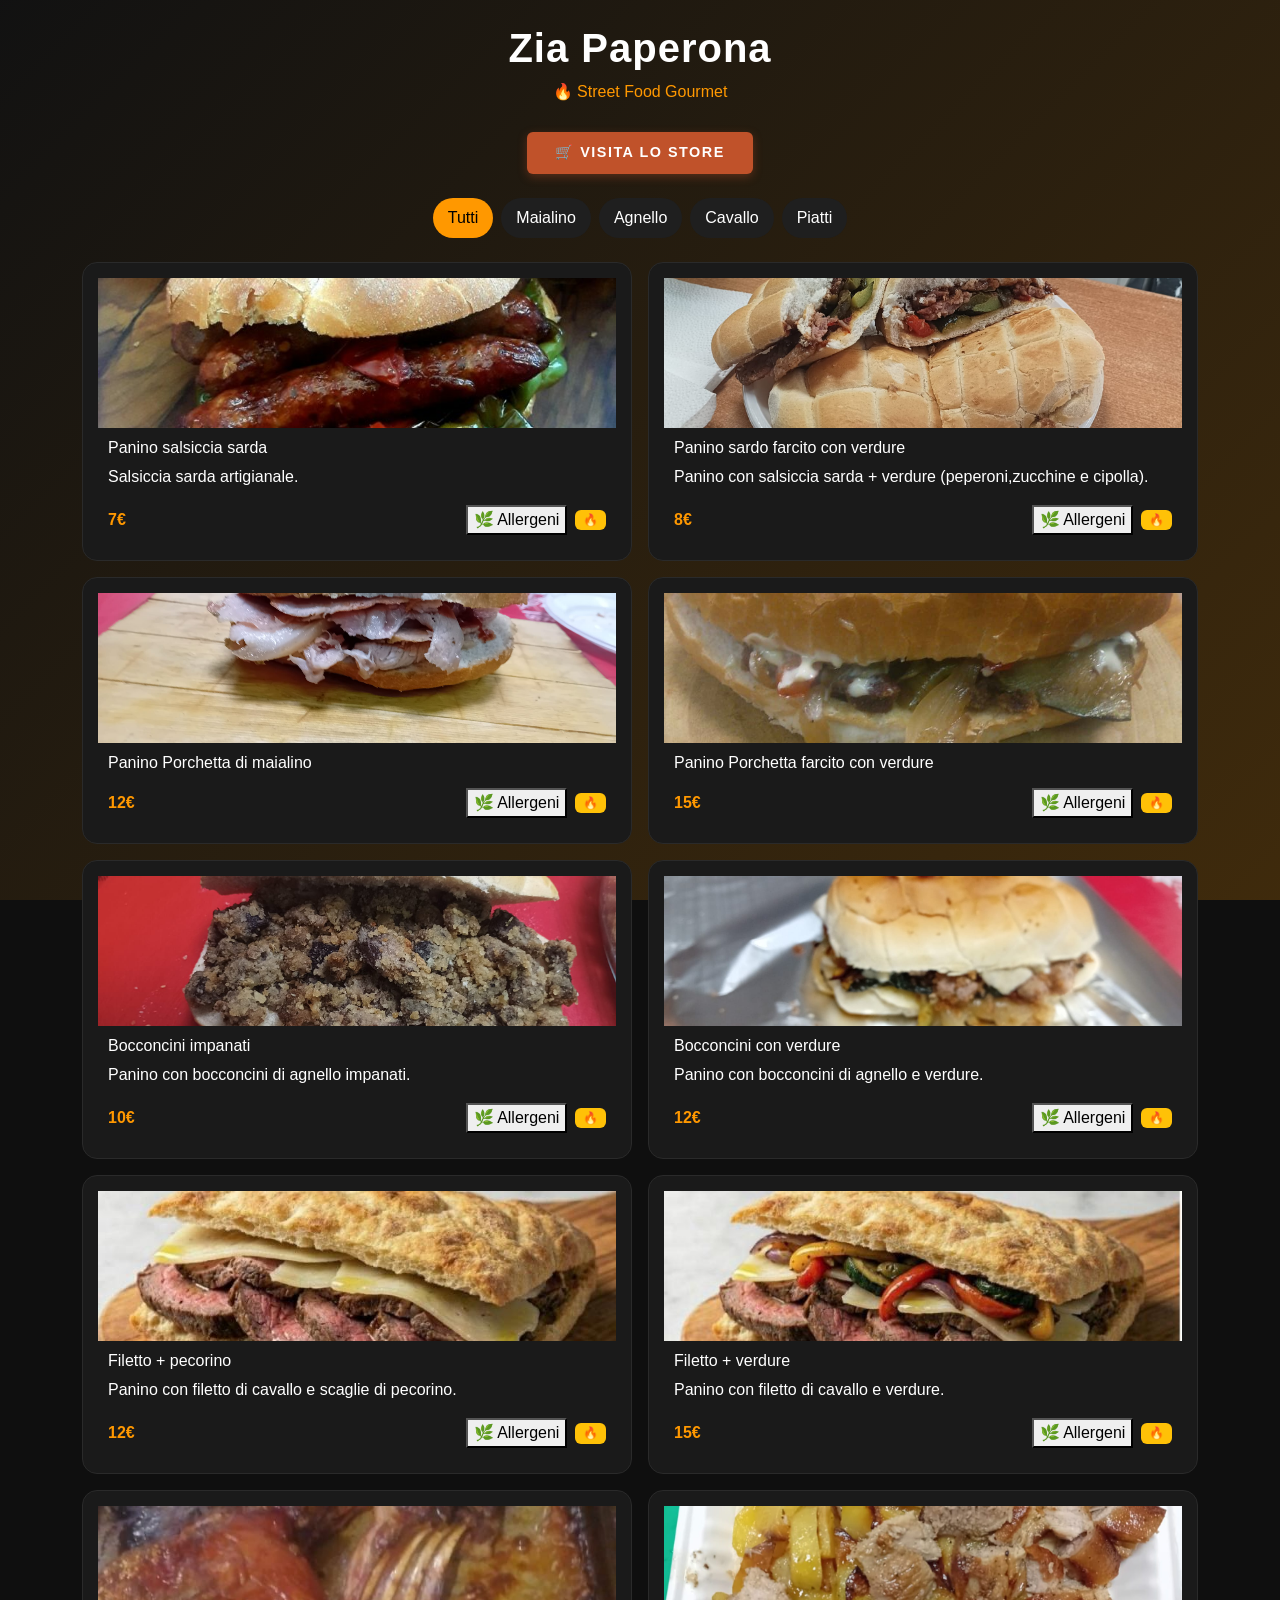
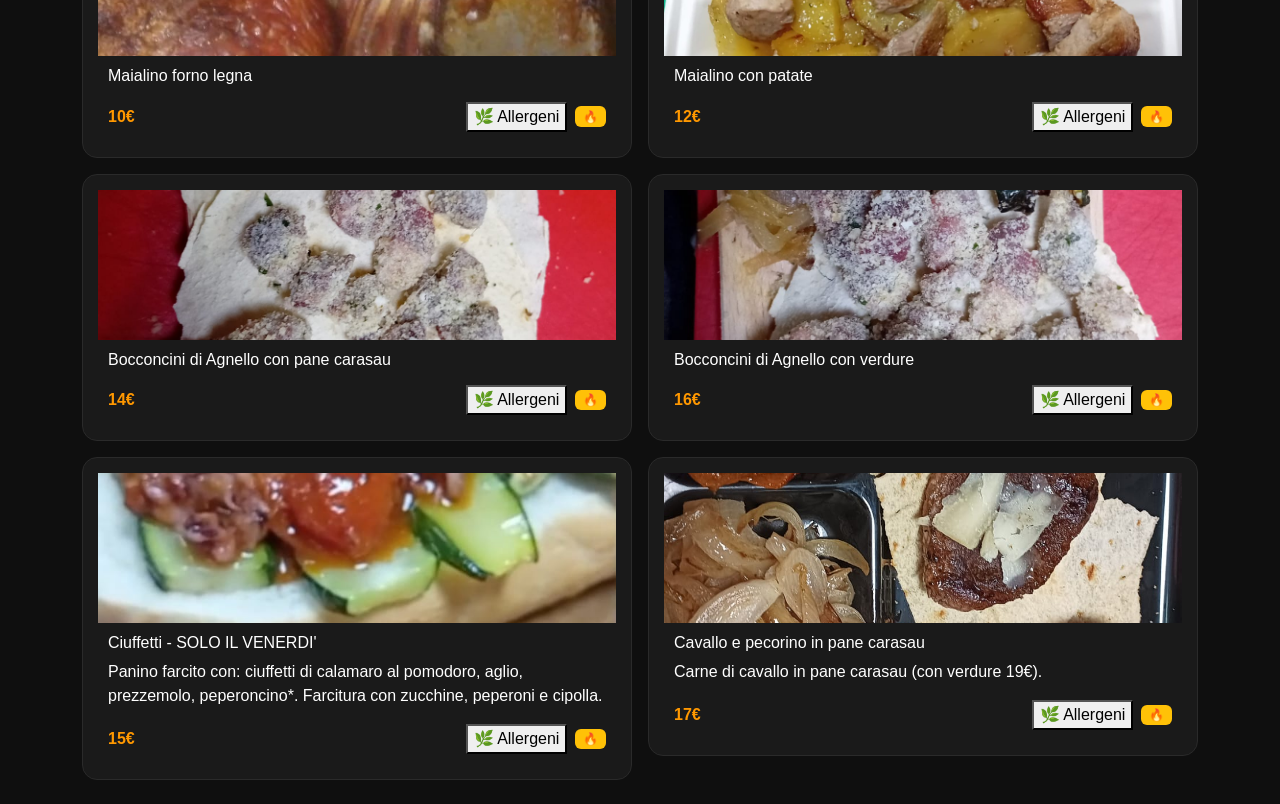
<file: index.html>
<!DOCTYPE html>
<html lang="it">
<head>
<meta charset="UTF-8">
<meta name="viewport" content="width=device-width, initial-scale=1.0">
<title>Zia Paperona Menu</title>
<link href="https://cdn.jsdelivr.net/npm/bootstrap@5.3.3/dist/css/bootstrap.min.css" rel="stylesheet">
<link rel="stylesheet" href="./style.css">
</head>
<body>
<div class="bg"></div>
<div class="container py-4">
  <div class="text-center mb-4">
    <h1 class="title">Zia Paperona</h1>
    <p class="subtitle">🔥 Street Food Gourmet</p>
    <a href="./prodotti.html" class="btn-store">🛒 Visita lo Store</a>
  </div>
  <div id="filters" class="d-flex flex-wrap justify-content-center gap-2 mb-4"></div>
  <div id="menu" class="row g-3"></div>
</div>
<script src="./script.js"></script>
</body>
</html>
</file>
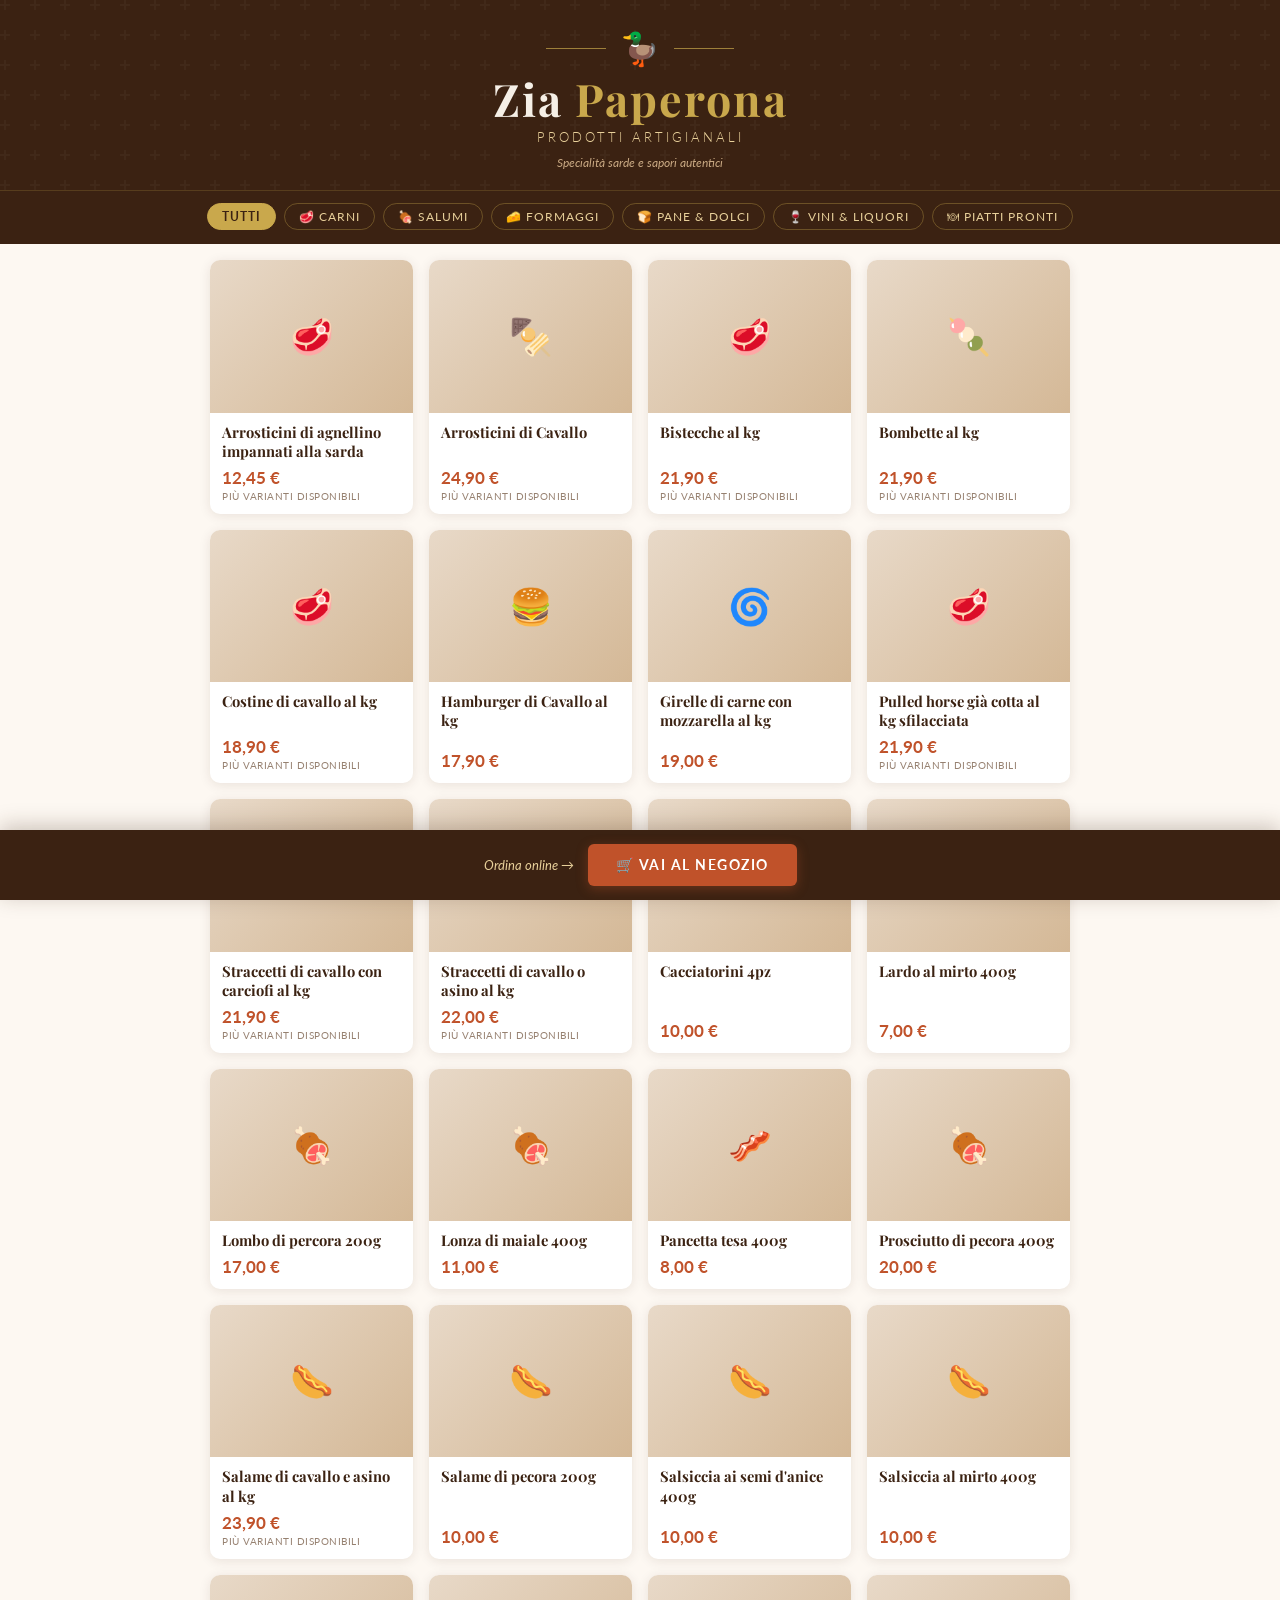
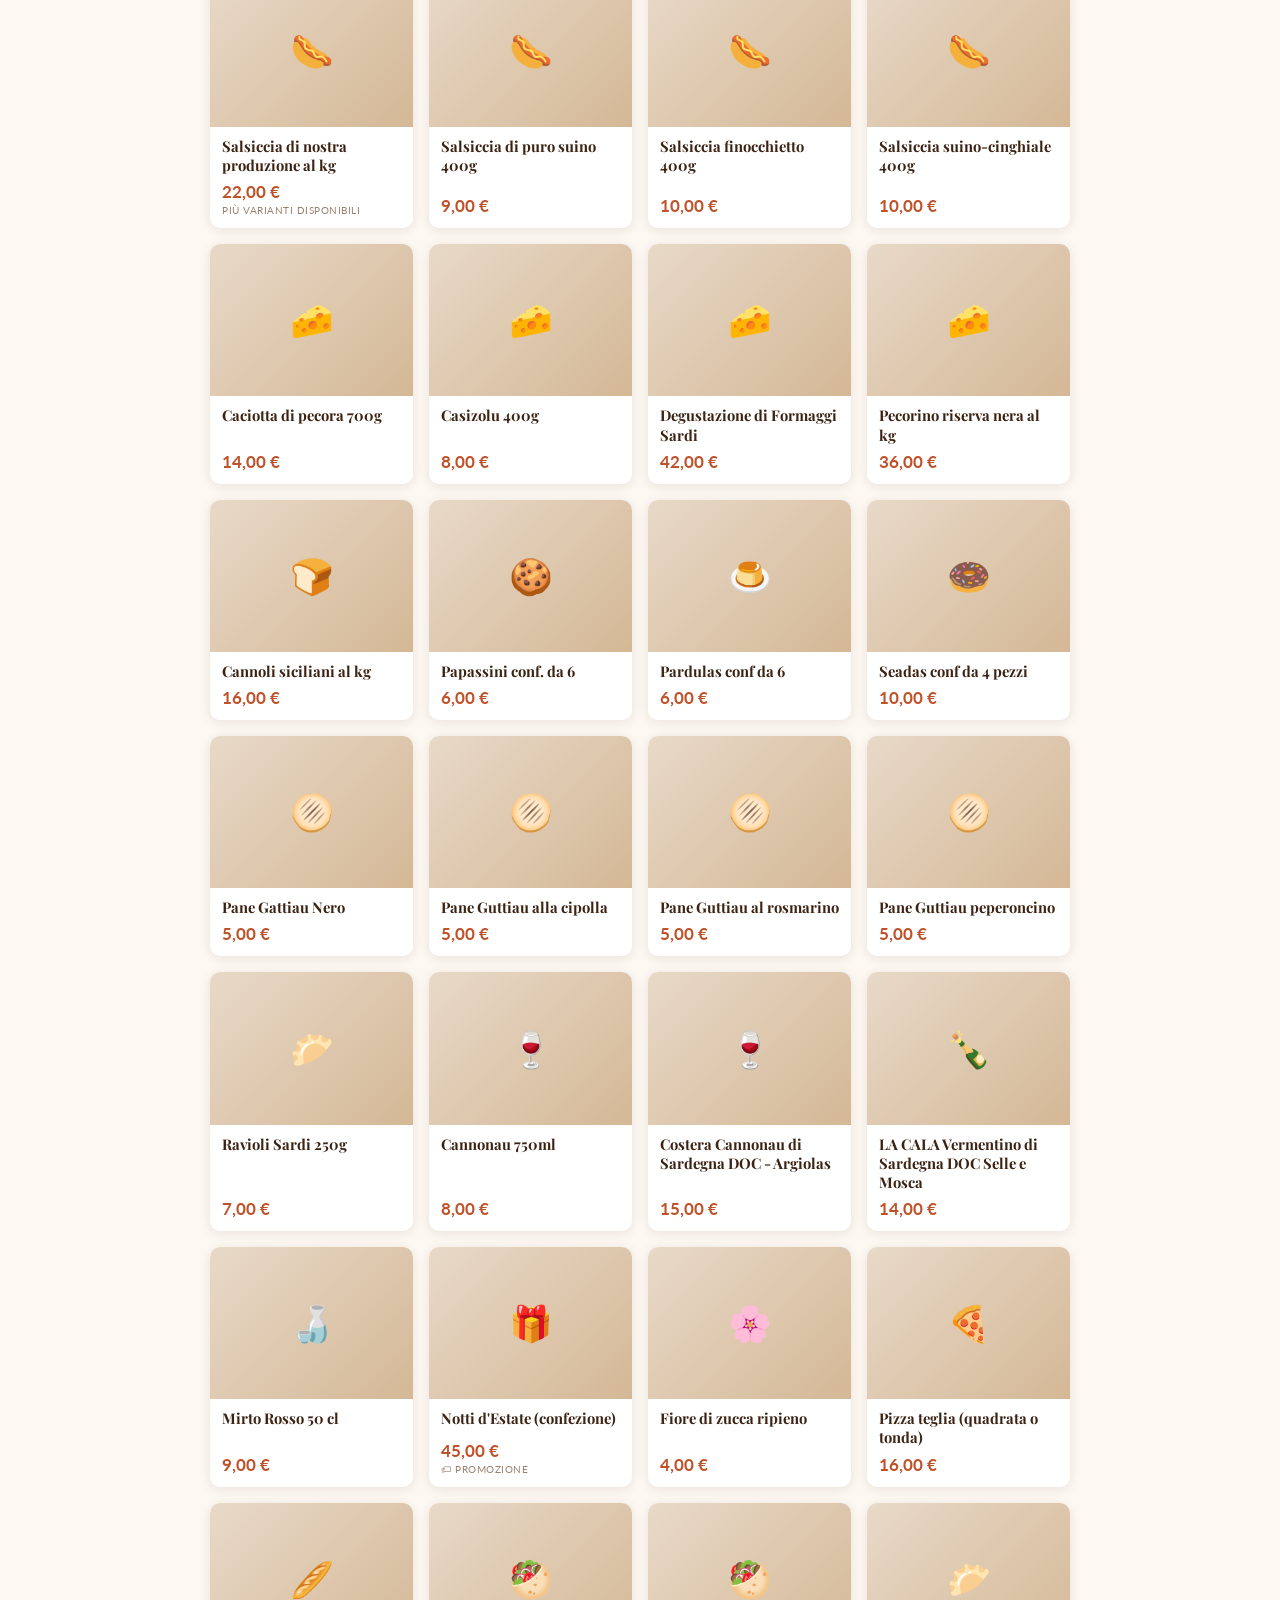
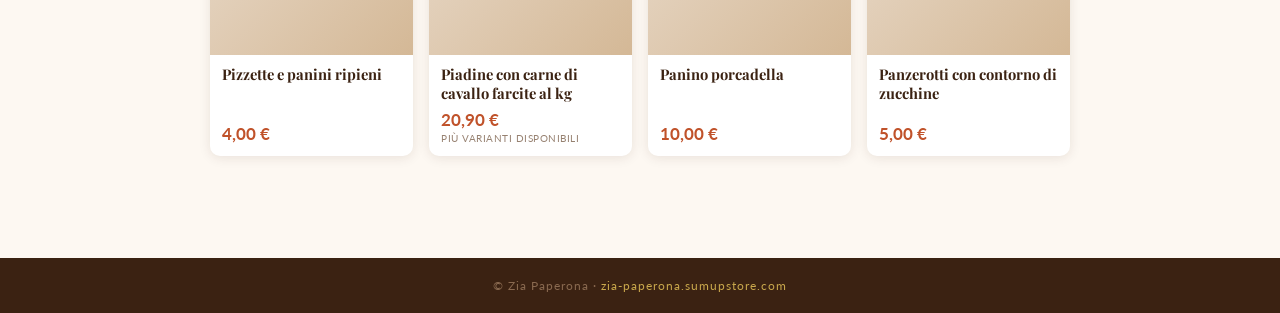
<file: prodotti.html>
<!DOCTYPE html>
<html lang="it">
<head>
<meta charset="UTF-8">
<meta name="viewport" content="width=device-width, initial-scale=1.0">
<title>Prodotti | Zia Paperona</title>
<link href="https://fonts.googleapis.com/css2?family=Playfair+Display:ital,wght@0,700;0,900;1,700&family=Lato:wght@300;400;700&display=swap" rel="stylesheet">
<style>
  :root {
    --cream: #f5efe6;
    --warm-bg: #fdf8f2;
    --brown-dark: #3b2212;
    --brown-mid: #7a4a2a;
    --brown-light: #c8956a;
    --terracotta: #c0522a;
    --gold: #c9a84c;
    --gold-light: #e8d09a;
    --text: #2e1a0e;
    --text-soft: #6b4c35;
  }

  * { margin: 0; padding: 0; box-sizing: border-box; }

  body {
    background-color: var(--warm-bg);
    font-family: 'Lato', sans-serif;
    color: var(--text);
    min-height: 100vh;
  }

  /* ── HEADER ── */
  header {
    background: var(--brown-dark);
    padding: 28px 20px 20px;
    text-align: center;
    position: relative;
    overflow: hidden;
  }
  header::before {
    content: '';
    position: absolute;
    inset: 0;
    background: url("data:image/svg+xml,%3Csvg width='60' height='60' viewBox='0 0 60 60' xmlns='http://www.w3.org/2000/svg'%3E%3Cg fill='none' fill-rule='evenodd'%3E%3Cg fill='%23ffffff' fill-opacity='0.03'%3E%3Cpath d='M36 34v-4h-2v4h-4v2h4v4h2v-4h4v-2h-4zm0-30V0h-2v4h-4v2h4v4h2V6h4V4h-4zM6 34v-4H4v4H0v2h4v4h2v-4h4v-2H6zM6 4V0H4v4H0v2h4v4h2V6h4V4H6z'/%3E%3C/g%3E%3C/g%3E%3C/svg%3E");
  }
  .header-inner {
    position: relative;
    z-index: 1;
  }
  .logo-line {
    display: flex;
    align-items: center;
    justify-content: center;
    gap: 14px;
    margin-bottom: 6px;
  }
  .logo-line .divider {
    width: 60px;
    height: 1px;
    background: var(--gold);
    opacity: 0.7;
  }
  .logo-emoji {
    font-size: 2rem;
  }
  header h1 {
    font-family: 'Playfair Display', serif;
    font-size: clamp(1.8rem, 5vw, 2.8rem);
    color: var(--cream);
    letter-spacing: 2px;
    line-height: 1.1;
  }
  header h1 span {
    color: var(--gold);
  }
  .header-sub {
    color: var(--gold-light);
    font-size: 0.82rem;
    letter-spacing: 3px;
    text-transform: uppercase;
    margin-top: 6px;
    font-weight: 300;
  }
  .header-tagline {
    color: #c8a882;
    font-size: 0.78rem;
    margin-top: 10px;
    font-style: italic;
  }

  /* ── FILTRI ── */
  .filters {
    background: var(--brown-dark);
    border-top: 1px solid rgba(201,168,76,0.2);
    padding: 12px 16px 14px;
    display: flex;
    gap: 8px;
    overflow-x: auto;
    scrollbar-width: none;
    justify-content: center;
    flex-wrap: wrap;
  }
  .filters::-webkit-scrollbar { display: none; }
  .filter-btn {
    background: transparent;
    border: 1px solid rgba(201,168,76,0.35);
    color: var(--gold-light);
    padding: 5px 14px;
    border-radius: 20px;
    font-family: 'Lato', sans-serif;
    font-size: 0.75rem;
    letter-spacing: 1px;
    text-transform: uppercase;
    cursor: pointer;
    white-space: nowrap;
    transition: all 0.2s;
  }
  .filter-btn:hover, .filter-btn.active {
    background: var(--gold);
    color: var(--brown-dark);
    border-color: var(--gold);
    font-weight: 700;
  }

  /* ── GRIGLIA ── */
  .section-title {
    font-family: 'Playfair Display', serif;
    font-size: 1rem;
    color: var(--brown-mid);
    letter-spacing: 3px;
    text-transform: uppercase;
    text-align: center;
    padding: 28px 16px 4px;
    display: flex;
    align-items: center;
    gap: 12px;
    justify-content: center;
  }
  .section-title::before, .section-title::after {
    content: '';
    width: 40px;
    height: 1px;
    background: var(--brown-light);
    opacity: 0.5;
  }

  .grid {
    display: grid;
    grid-template-columns: repeat(2, 1fr);
    gap: 12px;
    padding: 12px 12px 24px;
    max-width: 900px;
    margin: 0 auto;
  }

  .card {
    background: #fff;
    border-radius: 10px;
    overflow: hidden;
    box-shadow: 0 2px 12px rgba(59,34,18,0.10);
    display: flex;
    flex-direction: column;
    transition: transform 0.2s, box-shadow 0.2s;
    animation: fadeUp 0.5s ease both;
  }
  .card:hover {
    transform: translateY(-3px);
    box-shadow: 0 6px 24px rgba(59,34,18,0.16);
  }
  @keyframes fadeUp {
    from { opacity: 0; transform: translateY(14px); }
    to   { opacity: 1; transform: translateY(0); }
  }

  .card-img {
    width: 100%;
    aspect-ratio: 4/3;
    object-fit: cover;
    background: var(--cream);
  }
  .card-img-placeholder {
    width: 100%;
    aspect-ratio: 4/3;
    background: linear-gradient(135deg, #e8d9c8 0%, #d4b896 100%);
    display: flex;
    align-items: center;
    justify-content: center;
    font-size: 2.2rem;
  }

  .card-body {
    padding: 10px 12px 12px;
    flex: 1;
    display: flex;
    flex-direction: column;
  }
  .card-name {
    font-family: 'Playfair Display', serif;
    font-size: 0.92rem;
    color: var(--brown-dark);
    line-height: 1.3;
    font-weight: 700;
    flex: 1;
  }
  .card-price {
    font-size: 1.05rem;
    font-weight: 700;
    color: var(--terracotta);
    margin-top: 6px;
  }
  .card-badge {
    font-size: 0.65rem;
    color: var(--text-soft);
    letter-spacing: 0.5px;
    text-transform: uppercase;
    margin-top: 2px;
    opacity: 0.7;
  }

  /* ── CTA ORDINA ── */
  .cta-bar {
    position: sticky;
    bottom: 0;
    background: var(--brown-dark);
    padding: 14px 20px;
    display: flex;
    align-items: center;
    justify-content: center;
    gap: 14px;
    box-shadow: 0 -4px 20px rgba(59,34,18,0.25);
    z-index: 100;
  }
  .cta-bar p {
    color: var(--gold-light);
    font-size: 0.82rem;
    font-style: italic;
  }
  .btn-ordina {
    display: inline-block;
    background: var(--terracotta);
    color: #fff;
    text-decoration: none;
    font-family: 'Lato', sans-serif;
    font-weight: 700;
    font-size: 0.9rem;
    letter-spacing: 1.5px;
    text-transform: uppercase;
    padding: 12px 28px;
    border-radius: 6px;
    transition: background 0.2s, transform 0.15s;
    white-space: nowrap;
    box-shadow: 0 3px 12px rgba(192,82,42,0.35);
  }
  .btn-ordina:hover {
    background: #a83d1c;
    transform: scale(1.03);
  }

  /* ── FOOTER ── */
  footer {
    background: var(--brown-dark);
    padding: 20px 16px;
    text-align: center;
    color: #8a6a50;
    font-size: 0.75rem;
    letter-spacing: 1px;
  }
  footer a {
    color: var(--gold);
    text-decoration: none;
  }

  /* hidden for filter */
  .card.hidden { display: none; }

  @media (min-width: 600px) {
    .grid { grid-template-columns: repeat(3, 1fr); gap: 16px; padding: 16px 20px 32px; }
  }
  @media (min-width: 900px) {
    .grid { grid-template-columns: repeat(4, 1fr); }
  }
</style>
</head>
<body>

<header>
  <div class="header-inner">
    <div class="logo-line">
      <div class="divider"></div>
      <span class="logo-emoji">🦆</span>
      <div class="divider"></div>
    </div>
    <h1>Zia <span>Paperona</span></h1>
    <p class="header-sub">Prodotti Artigianali</p>
    <p class="header-tagline">Specialità sarde e sapori autentici</p>
  </div>
</header>

<div class="filters">
  <button class="filter-btn active" data-cat="all">Tutti</button>
  <button class="filter-btn" data-cat="carne">🥩 Carni</button>
  <button class="filter-btn" data-cat="salumi">🍖 Salumi</button>
  <button class="filter-btn" data-cat="formaggi">🧀 Formaggi</button>
  <button class="filter-btn" data-cat="pane">🍞 Pane & Dolci</button>
  <button class="filter-btn" data-cat="vini">🍷 Vini & Liquori</button>
  <button class="filter-btn" data-cat="piatti">🍽 Piatti pronti</button>
</div>

<div class="grid" id="grid">

  <!-- CARNI -->
  <div class="card" data-cat="carne">
    <div class="card-img-placeholder">🥩</div>
    <div class="card-body">
      <div class="card-name">Arrosticini di agnellino impannati alla sarda</div>
      <div class="card-price">12,45 €</div>
      <div class="card-badge">più varianti disponibili</div>
    </div>
  </div>

  <div class="card" data-cat="carne">
    <div class="card-img-placeholder">🍢</div>
    <div class="card-body">
      <div class="card-name">Arrosticini di Cavallo</div>
      <div class="card-price">24,90 €</div>
      <div class="card-badge">più varianti disponibili</div>
    </div>
  </div>

  <div class="card" data-cat="carne">
    <div class="card-img-placeholder">🥩</div>
    <div class="card-body">
      <div class="card-name">Bistecche al kg</div>
      <div class="card-price">21,90 €</div>
      <div class="card-badge">più varianti disponibili</div>
    </div>
  </div>

  <div class="card" data-cat="carne">
    <div class="card-img-placeholder">🍡</div>
    <div class="card-body">
      <div class="card-name">Bombette al kg</div>
      <div class="card-price">21,90 €</div>
      <div class="card-badge">più varianti disponibili</div>
    </div>
  </div>

  <div class="card" data-cat="carne">
    <div class="card-img-placeholder">🥩</div>
    <div class="card-body">
      <div class="card-name">Costine di cavallo al kg</div>
      <div class="card-price">18,90 €</div>
      <div class="card-badge">più varianti disponibili</div>
    </div>
  </div>

  <div class="card" data-cat="carne">
    <div class="card-img-placeholder">🍔</div>
    <div class="card-body">
      <div class="card-name">Hamburger di Cavallo al kg</div>
      <div class="card-price">17,90 €</div>
    </div>
  </div>

  <div class="card" data-cat="carne">
    <div class="card-img-placeholder">🌀</div>
    <div class="card-body">
      <div class="card-name">Girelle di carne con mozzarella al kg</div>
      <div class="card-price">19,00 €</div>
    </div>
  </div>

  <div class="card" data-cat="carne">
    <div class="card-img-placeholder">🥩</div>
    <div class="card-body">
      <div class="card-name">Pulled horse già cotta al kg sfilacciata</div>
      <div class="card-price">21,90 €</div>
      <div class="card-badge">più varianti disponibili</div>
    </div>
  </div>

  <div class="card" data-cat="carne">
    <div class="card-img-placeholder">🥩</div>
    <div class="card-body">
      <div class="card-name">Straccetti di cavallo con carciofi al kg</div>
      <div class="card-price">21,90 €</div>
      <div class="card-badge">più varianti disponibili</div>
    </div>
  </div>

  <div class="card" data-cat="carne">
    <div class="card-img-placeholder">🥩</div>
    <div class="card-body">
      <div class="card-name">Straccetti di cavallo o asino al kg</div>
      <div class="card-price">22,00 €</div>
      <div class="card-badge">più varianti disponibili</div>
    </div>
  </div>

  <!-- SALUMI -->
  <div class="card" data-cat="salumi">
    <div class="card-img-placeholder">🍖</div>
    <div class="card-body">
      <div class="card-name">Cacciatorini 4pz</div>
      <div class="card-price">10,00 €</div>
    </div>
  </div>

  <div class="card" data-cat="salumi">
    <div class="card-img-placeholder">🥓</div>
    <div class="card-body">
      <div class="card-name">Lardo al mirto 400g</div>
      <div class="card-price">7,00 €</div>
    </div>
  </div>

  <div class="card" data-cat="salumi">
    <div class="card-img-placeholder">🍖</div>
    <div class="card-body">
      <div class="card-name">Lombo di percora 200g</div>
      <div class="card-price">17,00 €</div>
    </div>
  </div>

  <div class="card" data-cat="salumi">
    <div class="card-img-placeholder">🍖</div>
    <div class="card-body">
      <div class="card-name">Lonza di maiale 400g</div>
      <div class="card-price">11,00 €</div>
    </div>
  </div>

  <div class="card" data-cat="salumi">
    <div class="card-img-placeholder">🥓</div>
    <div class="card-body">
      <div class="card-name">Pancetta tesa 400g</div>
      <div class="card-price">8,00 €</div>
    </div>
  </div>

  <div class="card" data-cat="salumi">
    <div class="card-img-placeholder">🍖</div>
    <div class="card-body">
      <div class="card-name">Prosciutto di pecora 400g</div>
      <div class="card-price">20,00 €</div>
    </div>
  </div>

  <div class="card" data-cat="salumi">
    <div class="card-img-placeholder">🌭</div>
    <div class="card-body">
      <div class="card-name">Salame di cavallo e asino al kg</div>
      <div class="card-price">23,90 €</div>
      <div class="card-badge">più varianti disponibili</div>
    </div>
  </div>

  <div class="card" data-cat="salumi">
    <div class="card-img-placeholder">🌭</div>
    <div class="card-body">
      <div class="card-name">Salame di pecora 200g</div>
      <div class="card-price">10,00 €</div>
    </div>
  </div>

  <div class="card" data-cat="salumi">
    <div class="card-img-placeholder">🌭</div>
    <div class="card-body">
      <div class="card-name">Salsiccia ai semi d'anice 400g</div>
      <div class="card-price">10,00 €</div>
    </div>
  </div>

  <div class="card" data-cat="salumi">
    <div class="card-img-placeholder">🌭</div>
    <div class="card-body">
      <div class="card-name">Salsiccia al mirto 400g</div>
      <div class="card-price">10,00 €</div>
    </div>
  </div>

  <div class="card" data-cat="salumi">
    <div class="card-img-placeholder">🌭</div>
    <div class="card-body">
      <div class="card-name">Salsiccia di nostra produzione al kg</div>
      <div class="card-price">22,00 €</div>
      <div class="card-badge">più varianti disponibili</div>
    </div>
  </div>

  <div class="card" data-cat="salumi">
    <div class="card-img-placeholder">🌭</div>
    <div class="card-body">
      <div class="card-name">Salsiccia di puro suino 400g</div>
      <div class="card-price">9,00 €</div>
    </div>
  </div>

  <div class="card" data-cat="salumi">
    <div class="card-img-placeholder">🌭</div>
    <div class="card-body">
      <div class="card-name">Salsiccia finocchietto 400g</div>
      <div class="card-price">10,00 €</div>
    </div>
  </div>

  <div class="card" data-cat="salumi">
    <div class="card-img-placeholder">🌭</div>
    <div class="card-body">
      <div class="card-name">Salsiccia suino-cinghiale 400g</div>
      <div class="card-price">10,00 €</div>
    </div>
  </div>

  <!-- FORMAGGI -->
  <div class="card" data-cat="formaggi">
    <div class="card-img-placeholder">🧀</div>
    <div class="card-body">
      <div class="card-name">Caciotta di pecora 700g</div>
      <div class="card-price">14,00 €</div>
    </div>
  </div>

  <div class="card" data-cat="formaggi">
    <div class="card-img-placeholder">🧀</div>
    <div class="card-body">
      <div class="card-name">Casizolu 400g</div>
      <div class="card-price">8,00 €</div>
    </div>
  </div>

  <div class="card" data-cat="formaggi">
    <div class="card-img-placeholder">🧀</div>
    <div class="card-body">
      <div class="card-name">Degustazione di Formaggi Sardi</div>
      <div class="card-price">42,00 €</div>
    </div>
  </div>

  <div class="card" data-cat="formaggi">
    <div class="card-img-placeholder">🧀</div>
    <div class="card-body">
      <div class="card-name">Pecorino riserva nera al kg</div>
      <div class="card-price">36,00 €</div>
    </div>
  </div>

  <!-- PANE & DOLCI -->
  <div class="card" data-cat="pane">
    <div class="card-img-placeholder">🍞</div>
    <div class="card-body">
      <div class="card-name">Cannoli siciliani al kg</div>
      <div class="card-price">16,00 €</div>
    </div>
  </div>

  <div class="card" data-cat="pane">
    <div class="card-img-placeholder">🍪</div>
    <div class="card-body">
      <div class="card-name">Papassini conf. da 6</div>
      <div class="card-price">6,00 €</div>
    </div>
  </div>

  <div class="card" data-cat="pane">
    <div class="card-img-placeholder">🍮</div>
    <div class="card-body">
      <div class="card-name">Pardulas conf da 6</div>
      <div class="card-price">6,00 €</div>
    </div>
  </div>

  <div class="card" data-cat="pane">
    <div class="card-img-placeholder">🍩</div>
    <div class="card-body">
      <div class="card-name">Seadas conf da 4 pezzi</div>
      <div class="card-price">10,00 €</div>
    </div>
  </div>

  <div class="card" data-cat="pane">
    <div class="card-img-placeholder">🫓</div>
    <div class="card-body">
      <div class="card-name">Pane Gattiau Nero</div>
      <div class="card-price">5,00 €</div>
    </div>
  </div>

  <div class="card" data-cat="pane">
    <div class="card-img-placeholder">🫓</div>
    <div class="card-body">
      <div class="card-name">Pane Guttiau alla cipolla</div>
      <div class="card-price">5,00 €</div>
    </div>
  </div>

  <div class="card" data-cat="pane">
    <div class="card-img-placeholder">🫓</div>
    <div class="card-body">
      <div class="card-name">Pane Guttiau al rosmarino</div>
      <div class="card-price">5,00 €</div>
    </div>
  </div>

  <div class="card" data-cat="pane">
    <div class="card-img-placeholder">🫓</div>
    <div class="card-body">
      <div class="card-name">Pane Guttiau peperoncino</div>
      <div class="card-price">5,00 €</div>
    </div>
  </div>

  <div class="card" data-cat="pane">
    <div class="card-img-placeholder">🥟</div>
    <div class="card-body">
      <div class="card-name">Ravioli Sardi 250g</div>
      <div class="card-price">7,00 €</div>
    </div>
  </div>

  <!-- VINI & LIQUORI -->
  <div class="card" data-cat="vini">
    <div class="card-img-placeholder">🍷</div>
    <div class="card-body">
      <div class="card-name">Cannonau 750ml</div>
      <div class="card-price">8,00 €</div>
    </div>
  </div>

  <div class="card" data-cat="vini">
    <div class="card-img-placeholder">🍷</div>
    <div class="card-body">
      <div class="card-name">Costera Cannonau di Sardegna DOC - Argiolas</div>
      <div class="card-price">15,00 €</div>
    </div>
  </div>

  <div class="card" data-cat="vini">
    <div class="card-img-placeholder">🍾</div>
    <div class="card-body">
      <div class="card-name">LA CALA Vermentino di Sardegna DOC Selle e Mosca</div>
      <div class="card-price">14,00 €</div>
    </div>
  </div>

  <div class="card" data-cat="vini">
    <div class="card-img-placeholder">🍶</div>
    <div class="card-body">
      <div class="card-name">Mirto Rosso 50 cl</div>
      <div class="card-price">9,00 €</div>
    </div>
  </div>

  <!-- PIATTI PRONTI / CONFEZIONI -->
  <div class="card" data-cat="piatti">
    <div class="card-img-placeholder">🎁</div>
    <div class="card-body">
      <div class="card-name">Notti d'Estate (confezione)</div>
      <div class="card-price">45,00 €</div>
      <div class="card-badge">🏷 promozione</div>
    </div>
  </div>

  <div class="card" data-cat="piatti">
    <div class="card-img-placeholder">🌸</div>
    <div class="card-body">
      <div class="card-name">Fiore di zucca ripieno</div>
      <div class="card-price">4,00 €</div>
    </div>
  </div>

  <div class="card" data-cat="piatti">
    <div class="card-img-placeholder">🍕</div>
    <div class="card-body">
      <div class="card-name">Pizza teglia (quadrata o tonda)</div>
      <div class="card-price">16,00 €</div>
    </div>
  </div>

  <div class="card" data-cat="piatti">
    <div class="card-img-placeholder">🥖</div>
    <div class="card-body">
      <div class="card-name">Pizzette e panini ripieni</div>
      <div class="card-price">4,00 €</div>
    </div>
  </div>

  <div class="card" data-cat="piatti">
    <div class="card-img-placeholder">🥙</div>
    <div class="card-body">
      <div class="card-name">Piadine con carne di cavallo farcite al kg</div>
      <div class="card-price">20,90 €</div>
      <div class="card-badge">più varianti disponibili</div>
    </div>
  </div>

  <div class="card" data-cat="piatti">
    <div class="card-img-placeholder">🥙</div>
    <div class="card-body">
      <div class="card-name">Panino porcadella</div>
      <div class="card-price">10,00 €</div>
    </div>
  </div>

  <div class="card" data-cat="piatti">
    <div class="card-img-placeholder">🥟</div>
    <div class="card-body">
      <div class="card-name">Panzerotti con contorno di zucchine</div>
      <div class="card-price">5,00 €</div>
    </div>
  </div>

</div>

<!-- STICKY CTA -->
<div class="cta-bar">
  <p>Ordina online →</p>
  <a href="https://zia-paperona.sumupstore.com/prodotti" target="_blank" class="btn-ordina">🛒 Vai al negozio</a>
</div>

<footer>
  <p>© Zia Paperona · <a href="https://zia-paperona.sumupstore.com/prodotti" target="_blank">zia-paperona.sumupstore.com</a></p>
</footer>

<script>
  // Filter logic
  const btns = document.querySelectorAll('.filter-btn');
  const cards = document.querySelectorAll('.card');

  btns.forEach(btn => {
    btn.addEventListener('click', () => {
      btns.forEach(b => b.classList.remove('active'));
      btn.classList.add('active');
      const cat = btn.dataset.cat;
      cards.forEach(card => {
        if (cat === 'all' || card.dataset.cat === cat) {
          card.classList.remove('hidden');
        } else {
          card.classList.add('hidden');
        }
      });
    });
  });
</script>
</body>
</html>
</file>
<file: style.css>
body {
  margin: 0;
  font-family: 'Segoe UI', sans-serif;
  background:#0f0f0f;
  color: white;
}

/* 🔥 BG ANIMATO */
.bg {
  position: fixed;
  top: 0;
  left: 0;
  width: 100%;
  height: 100%;
  background: linear-gradient(-45deg, #0f0f0f, #1c1c1c, #ff9800, #1c1c1c);
  background-size: 300% 300%;
  animation: bgMove 12s ease infinite;
  z-index: -1;
  opacity: 0.2;
}

@keyframes bgMove {
  0% { background-position: 0% }
  50% { background-position: 100% }
  100% { background-position: 0% }
}

/* TITOLI */
.title {
  font-weight: bold;
  letter-spacing: 1px;
}

.subtitle {
  color: #ff9800;
}

/* BOTTONI */
.filter-btn {
  border: none;
  padding: 8px 15px;
  border-radius: 20px;
  background: #1f1f1f;
  color: white;
  transition: 0.3s;
}

.filter-btn.active,
.filter-btn:hover {
  background: #ff9800;
  color: black;
}

/* CARD MENU */
.menu-card {
  background: #1a1a1a;
  border-radius: 15px;
  padding: 15px;
  transition: 0.3s;
  border: 1px solid #2a2a2a;
}

.menu-card:hover {
  transform: translateY(-5px);
  border-color: #ff9800;
  box-shadow: 0 5px 20px rgba(255,152,0,0.3);
}

/* NOME */
.item-name {
  font-weight: 500;
}

/* PREZZO */
.item-price {
  color: #ff9800;
  font-weight: bold;
}

/* CARD STILE FOOD */
.menu-card {
  background: #1a1a1a;
  border-radius: 15px;
  overflow: hidden;
  transition: 0.3s;
  border: 1px solid #2a2a2a;
}

.menu-card img {
  width: 100%;
  height: 150px;
  object-fit: cover;
}

.menu-card:hover {
  transform: translateY(-5px) scale(1.02);
  box-shadow: 0 10px 25px rgba(255,152,0,0.3);
  border-color: #ff9800;
}

.card-body {
  padding: 10px;
}

.item-name {
  font-size: 16px;
}

.item-price {
  color: #ff9800;
  font-weight: bold;
}

.allergeni-panel {
  display: none;        /* nascosto di default */
  flex-wrap: wrap;
  gap: 6px;
  margin-top: 10px;
  padding-top: 10px;
  border-top: 1px solid rgba(0,0,0,0.08);
}

.allergeni-panel.open {
  display: flex;        /* visibile solo quando ha la classe .open */
}


.btn-store {
  display: inline-block;
  margin-top: 12px;
  padding: 10px 28px;
  background: #c0522a;
  color: #fff;
  font-family: 'Lato', sans-serif;
  font-weight: 700;
  font-size: 0.9rem;
  letter-spacing: 1.5px;
  text-transform: uppercase;
  text-decoration: none;
  border-radius: 6px;
  box-shadow: 0 3px 10px rgba(192,82,42,.35);
  transition: background .2s, transform .15s;
}
.btn-store:hover {
  background: #a83d1c;
  transform: scale(1.03);
  color: #fff;
}
</file>
